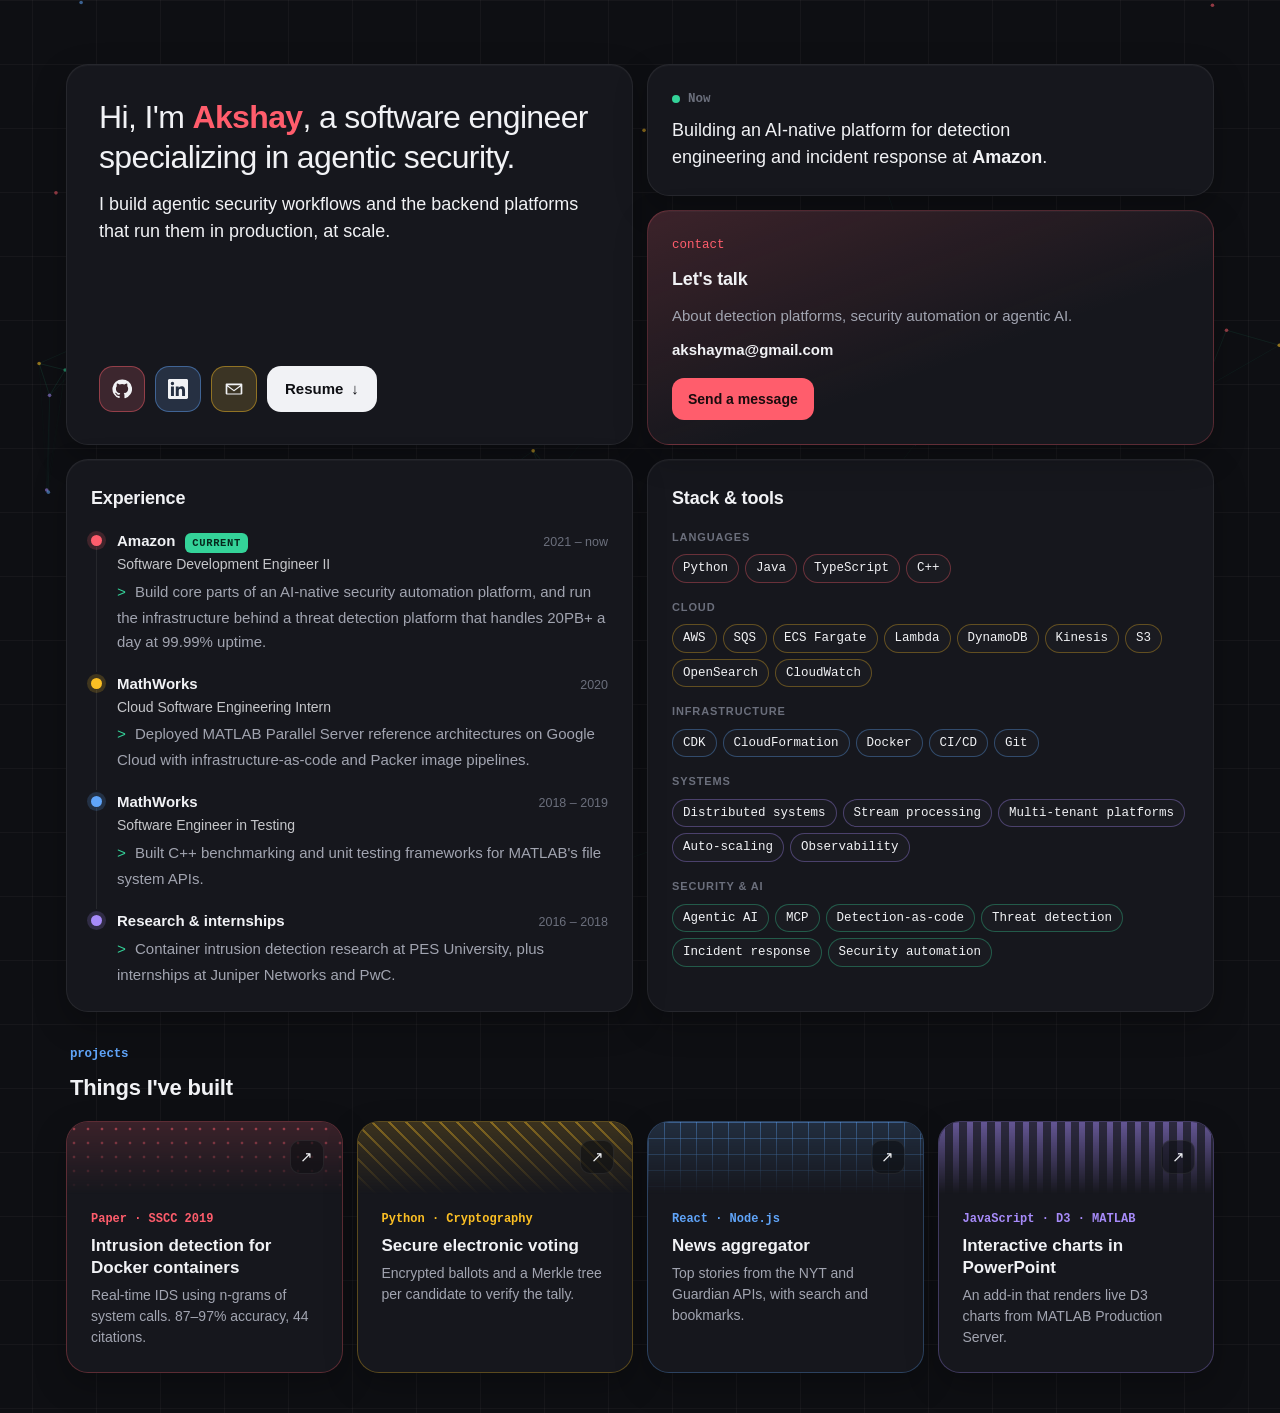
<file: site/index.html>
<!doctype html>
<html lang="en">
<head>
  <meta charset="utf-8">
  <meta name="viewport" content="width=device-width, initial-scale=1, viewport-fit=cover">
  <title>Akshay Kumar · Software Engineer, Security</title>
  <meta name="description" content="Software engineer at Amazon working on threat detection infrastructure and an AI-native platform for detection engineering and incident response.">
  <meta name="theme-color" content="#0e0f13">
  <meta property="og:type" content="profile">
  <meta property="og:title" content="Akshay Kumar · Software Engineer, Security">
  <meta property="og:description" content="Threat detection infrastructure and agentic AI for security, at Amazon.">
  <link rel="icon" href="favicon.svg" type="image/svg+xml">
  <link rel="stylesheet" href="styles.css">
  <script src="main.js" defer></script>
</head>
<body>
  <canvas class="net" id="net" aria-hidden="true"></canvas>
  <main class="bento" id="top">

    <!-- Intro -->
    <section class="tile t-intro" id="about" aria-label="About">
      <h1>Hi, I'm <strong>Akshay</strong>, a software engineer specializing in agentic security.</h1>
      <p class="lead">I build agentic security workflows and the backend platforms that run them in production, at scale.</p>
      <div class="socials">
        <a class="icon-btn c-red" href="https://github.com/droid76" rel="noopener" aria-label="GitHub">
          <svg viewBox="0 0 24 24" aria-hidden="true"><path d="M12 .5a11.5 11.5 0 0 0-3.64 22.41c.58.1.79-.25.79-.56v-2c-3.2.7-3.88-1.37-3.88-1.37-.52-1.33-1.28-1.69-1.28-1.69-1.05-.72.08-.7.08-.7 1.16.08 1.77 1.19 1.77 1.19 1.03 1.77 2.7 1.26 3.36.96.1-.75.4-1.26.73-1.55-2.55-.29-5.24-1.28-5.24-5.69 0-1.26.45-2.29 1.19-3.1-.12-.29-.52-1.46.11-3.05 0 0 .97-.31 3.17 1.18a11 11 0 0 1 5.77 0c2.2-1.49 3.17-1.18 3.17-1.18.63 1.59.23 2.76.11 3.05.74.81 1.19 1.84 1.19 3.1 0 4.42-2.7 5.4-5.26 5.68.41.36.78 1.06.78 2.14v3.17c0 .31.21.67.8.56A11.5 11.5 0 0 0 12 .5Z"/></svg>
        </a>
        <a class="icon-btn c-blue" href="https://www.linkedin.com/in/akshkumar" rel="noopener" aria-label="LinkedIn">
          <svg viewBox="0 0 24 24" aria-hidden="true"><path d="M20.45 20.45h-3.56v-5.57c0-1.33-.02-3.04-1.85-3.04-1.86 0-2.14 1.45-2.14 2.94v5.67H9.35V9h3.41v1.56h.05c.48-.9 1.64-1.85 3.37-1.85 3.6 0 4.27 2.37 4.27 5.46v6.28ZM5.34 7.43a2.06 2.06 0 1 1 0-4.13 2.06 2.06 0 0 1 0 4.13ZM7.12 20.45H3.56V9h3.56v11.45ZM22.22 0H1.77C.79 0 0 .77 0 1.73v20.54C0 23.23.79 24 1.77 24h20.45c.98 0 1.78-.77 1.78-1.73V1.73C24 .77 23.2 0 22.22 0Z"/></svg>
        </a>
        <a class="icon-btn c-amber" href="mailto:akshayma@gmail.com" aria-label="Email">
          <svg viewBox="0 0 24 24" aria-hidden="true"><path d="M3 5.5h18a1 1 0 0 1 1 1v11a1 1 0 0 1-1 1H3a1 1 0 0 1-1-1v-11a1 1 0 0 1 1-1Zm1.4 2 7.6 5.6 7.6-5.6H4.4Zm15.6 1.45-7.4 5.45a1 1 0 0 1-1.2 0L4 8.95v8.55h16V8.95Z"/></svg>
        </a>
        <a class="pill-btn" href="Akshay_Kumar_Resume.pdf" download>Resume <span aria-hidden="true">↓</span></a>
      </div>
    </section>

    <!-- Now -->
    <section class="tile t-now" aria-label="Now">
      <p class="tile-label"><span class="live" aria-hidden="true"></span>Now</p>
      <p>Building an AI-native platform for detection engineering and incident response at <strong>Amazon</strong>.</p>
    </section>

    <!-- Stack -->
    <section class="tile t-stack" id="stack" aria-labelledby="stack-title">
      <h2 id="stack-title">Stack &amp; tools</h2>
      <h3>Languages</h3>
      <ul class="tags"><li>Python</li><li>Java</li><li>TypeScript</li><li>C++</li></ul>
      <h3>Cloud</h3>
      <ul class="tags"><li>AWS</li><li>SQS</li><li>ECS Fargate</li><li>Lambda</li><li>DynamoDB</li><li>Kinesis</li><li>S3</li><li>OpenSearch</li><li>CloudWatch</li></ul>
      <h3>Infrastructure</h3>
      <ul class="tags"><li>CDK</li><li>CloudFormation</li><li>Docker</li><li>CI/CD</li><li>Git</li></ul>
      <h3>Systems</h3>
      <ul class="tags"><li>Distributed systems</li><li>Stream processing</li><li>Multi-tenant platforms</li><li>Auto-scaling</li><li>Observability</li></ul>
      <h3>Security &amp; AI</h3>
      <ul class="tags"><li>Agentic AI</li><li>MCP</li><li>Detection-as-code</li><li>Threat detection</li><li>Incident response</li><li>Security automation</li></ul>
    </section>

    <!-- Experience -->
    <section class="tile t-exp" id="experience" aria-labelledby="exp-title">
      <h2 id="exp-title">Experience</h2>
      <ol class="timeline">
        <li>
          <span class="dot c-red" aria-hidden="true"></span>
          <div>
            <p class="tl-head"><strong>Amazon</strong> <span class="badge">current</span> <span class="tl-when">2021 – now</span></p>
            <p class="tl-role">Software Development Engineer II</p>
            <p>Build core parts of an AI-native security automation platform, and run the infrastructure behind a threat detection platform that handles 20PB+ a day at 99.99% uptime.</p>
          </div>
        </li>
        <li>
          <span class="dot c-amber" aria-hidden="true"></span>
          <div>
            <p class="tl-head"><strong>MathWorks</strong> <span class="tl-when">2020</span></p>
            <p class="tl-role">Cloud Software Engineering Intern</p>
            <p>Deployed MATLAB Parallel Server reference architectures on Google Cloud with infrastructure-as-code and Packer image pipelines.</p>
          </div>
        </li>
        <li>
          <span class="dot c-blue" aria-hidden="true"></span>
          <div>
            <p class="tl-head"><strong>MathWorks</strong> <span class="tl-when">2018 – 2019</span></p>
            <p class="tl-role">Software Engineer in Testing</p>
            <p>Built C++ benchmarking and unit testing frameworks for MATLAB's file system APIs.</p>
          </div>
        </li>
        <li>
          <span class="dot c-violet" aria-hidden="true"></span>
          <div>
            <p class="tl-head"><strong>Research &amp; internships</strong> <span class="tl-when">2016 – 2018</span></p>
            <p>Container intrusion detection research at PES University, plus internships at Juniper Networks and PwC.</p>
          </div>
        </li>
      </ol>
    </section>

    <!-- Contact -->
    <section class="tile t-contact" id="contact" aria-labelledby="contact-title">
      <p class="label c-red">contact</p>
      <h2 id="contact-title">Let's talk</h2>
      <p>About detection platforms, security automation or agentic AI.</p>
      <a class="contact-email" href="mailto:akshayma@gmail.com">akshayma@gmail.com</a>
      <button class="btn" type="button" id="open-contact">Send a message</button>
    </section>

    <!-- Projects -->
    <h2 class="row-label" id="projects"><span class="label c-blue">projects</span>Things I've built</h2>
    <a class="tile t-proj p-ids" href="https://link.springer.com/chapter/10.1007/978-981-13-5826-5_26" rel="noopener">
      <span class="proj-kind">Paper · SSCC 2019</span>
      <span class="proj-title">Intrusion detection for Docker containers</span>
      <span class="proj-desc">Real-time IDS using n-grams of system calls. 87–97% accuracy, 44 citations.</span>
      <span class="arrow" aria-hidden="true">↗</span>
    </a>
    <a class="tile t-proj p-vote" href="https://github.com/droid76/Secure-Electronic-Voting-System" rel="noopener">
      <span class="proj-kind">Python · Cryptography</span>
      <span class="proj-title">Secure electronic voting</span>
      <span class="proj-desc">Encrypted ballots and a Merkle tree per candidate to verify the tally.</span>
      <span class="arrow" aria-hidden="true">↗</span>
    </a>
    <a class="tile t-proj p-news" href="https://github.com/droid76/News-Aggregator-App" rel="noopener">
      <span class="proj-kind">React · Node.js</span>
      <span class="proj-title">News aggregator</span>
      <span class="proj-desc">Top stories from the NYT and Guardian APIs, with search and bookmarks.</span>
      <span class="arrow" aria-hidden="true">↗</span>
    </a>
    <a class="tile t-proj p-ppt" href="https://github.com/droid76/Powerpoint-plug-in" rel="noopener">
      <span class="proj-kind">JavaScript · D3 · MATLAB</span>
      <span class="proj-title">Interactive charts in PowerPoint</span>
      <span class="proj-desc">An add-in that renders live D3 charts from MATLAB Production Server.</span>
      <span class="arrow" aria-hidden="true">↗</span>
    </a>

  </main>

  <dialog class="modal" id="contact-dialog" aria-labelledby="dialog-title">
    <form class="form" id="contact-form" action="https://formspree.io/f/YOUR_FORM_ID" method="POST">
      <div class="modal-head">
        <h2 id="dialog-title">Send a message</h2>
        <button class="close" type="button" id="close-contact" aria-label="Close">×</button>
      </div>
      <label class="field"><span>Name</span><input name="name" type="text" autocomplete="name" required></label>
      <label class="field"><span>Email</span><input name="email" type="email" autocomplete="email" required></label>
      <label class="field"><span>Message</span><textarea name="message" rows="5" required></textarea></label>
      <input type="text" name="_gotcha" class="hp" tabindex="-1" autocomplete="off" aria-hidden="true">
      <div class="form-foot">
        <button class="btn" type="submit">Send</button>
        <p class="form-status" role="status" aria-live="polite"></p>
      </div>
    </form>
  </dialog>
</body>
</html>
</file>
<file: site/styles.css>
:root {
  --bg: #0e0f13;
  --tile: #16171d;
  --tile-2: #1c1d24;
  --text: #a1a4b0;
  --strong: #f1f2f5;
  --faint: #6b6f7c;
  --line: rgba(255, 255, 255, 0.07);
  --red: #ff5d6c;
  --amber: #fbbf24;
  --blue: #60a5fa;
  --violet: #a78bfa;
  --green: #34d399;
  --ease-out: cubic-bezier(0.23, 1, 0.32, 1);
  --radius: 22px;
  --mono: ui-monospace, "SF Mono", SFMono-Regular, Menlo, Consolas, "Liberation Mono", monospace;
  color-scheme: dark;
}

*,
*::before,
*::after { box-sizing: border-box; }

html { -webkit-text-size-adjust: 100%; scroll-behavior: smooth; }
[id] { scroll-margin-top: 24px; }

body {
  margin: 0;
  min-height: 100dvh;
  color: var(--text);
  background-color: var(--bg);
  background-image:
    linear-gradient(rgba(255, 255, 255, 0.035) 1px, transparent 1px),
    linear-gradient(90deg, rgba(255, 255, 255, 0.035) 1px, transparent 1px);
  background-size: 64px 64px;
  background-position: center top;
  font-family: ui-sans-serif, -apple-system, BlinkMacSystemFont, "Segoe UI", Inter, Roboto, "Helvetica Neue", Arial, sans-serif;
  font-size: 15px;
  line-height: 1.6;
  -webkit-font-smoothing: antialiased;
}
::selection { background: rgba(255, 93, 108, 0.35); color: var(--strong); }
a { color: inherit; text-decoration: none; }
:focus-visible { outline: 2px solid var(--amber); outline-offset: 3px; border-radius: 8px; }

/* Color helpers: each sets --c, used by dots, buttons, stats */
.c-red { --c: var(--red); }
.c-amber { --c: var(--amber); }
.c-blue { --c: var(--blue); }
.c-violet { --c: var(--violet); }
.c-green { --c: var(--green); }

/* Grid */
.bento {
  max-width: 1180px;
  margin: 0 auto;
  position: relative; z-index: 1;
  padding: 40px 16px calc(40px + env(safe-area-inset-bottom));
  display: grid;
  gap: 14px;
  grid-template-columns: 1fr;
  grid-template-areas:
    "intro" "now" "exp" "plabel" "p1" "p2" "p3" "p4" "stack" "contact";
}
@media (min-width: 720px) {
  .bento {
    grid-template-columns: repeat(2, minmax(0, 1fr));
    grid-template-areas:
      "intro intro"
      "now   contact"
      "exp   exp"
      "plabel plabel"
      "p1    p2"
      "p3    p4"
      "stack stack";
  }
}
@media (min-width: 1080px) {
  .bento {
    padding-top: 64px;
    grid-template-columns: repeat(4, minmax(0, 1fr));
    grid-template-areas:
      "intro intro now     now"
      "intro intro contact contact"
      "exp   exp   stack   stack"
      "plabel plabel plabel plabel"
      "p1    p2    p3      p4";
  }
}
.t-intro { grid-area: intro; }
.t-now { grid-area: now; }
.t-stack { grid-area: stack; }
.t-exp { grid-area: exp; }
.t-contact { grid-area: contact; }
.row-label { grid-area: plabel; }
.p-ids { grid-area: p1; }
.p-vote { grid-area: p2; }
.p-news { grid-area: p3; }
.p-ppt { grid-area: p4; }

/* Tiles */
.tile {
  position: relative;
  background: var(--tile);
  border: 1px solid var(--line);
  border-radius: var(--radius);
  padding: 24px;
  box-shadow: 0 1px 0 rgba(255, 255, 255, 0.03) inset, 0 12px 32px rgba(0, 0, 0, 0.25);
  overflow: hidden;
}
h1, h2, h3 { margin: 0; color: var(--strong); }
h2 { font-size: 18px; font-weight: 650; letter-spacing: -0.01em; }
strong { color: var(--strong); font-weight: 600; }
.kicker, .tile-label {
  margin: 0 0 8px;
  font-size: 12px; font-weight: 600; letter-spacing: 0.08em; text-transform: uppercase;
  color: var(--faint);
  display: flex; align-items: center; gap: 8px;
}

/* Intro */
.t-intro { padding: 32px; display: flex; flex-direction: column; }
.t-intro h1 { font-size: clamp(24px, 3.2vw, 32px); line-height: 1.25; font-weight: 500; letter-spacing: -0.02em; text-wrap: balance; }
.t-intro h1 strong { font-weight: 700; color: var(--red); }
.t-intro p { margin: 16px 0 0; font-size: 16px; text-wrap: pretty; }
.t-intro .lead { margin-top: 14px; font-size: 18px; line-height: 1.5; color: var(--strong); }
.socials { display: flex; flex-wrap: wrap; align-items: center; gap: 10px; margin-top: auto; padding-top: 28px; }
.icon-btn {
  width: 46px; height: 46px;
  display: grid; place-items: center;
  border-radius: 14px;
  color: var(--strong);
  background: color-mix(in srgb, var(--c) 14%, var(--tile-2));
  border: 1px solid color-mix(in srgb, var(--c) 45%, transparent);
  -webkit-tap-highlight-color: transparent;
  transition: transform 160ms var(--ease-out), background-color 150ms ease;
}
.icon-btn svg { width: 20px; height: 20px; fill: currentColor; }
.icon-btn:active { transform: scale(0.95); }
.pill-btn {
  height: 46px; padding: 0 18px;
  display: inline-flex; align-items: center; gap: 8px;
  border-radius: 14px;
  font-weight: 600; color: var(--bg);
  background: var(--strong);
  -webkit-tap-highlight-color: transparent;
  transition: transform 160ms var(--ease-out), background-color 150ms ease;
}
.pill-btn:active { transform: scale(0.97); }
@media (hover: hover) and (pointer: fine) {
  .icon-btn:hover { background: color-mix(in srgb, var(--c) 28%, var(--tile-2)); }
  .pill-btn:hover { background: #ffffff; }
}

/* Now */
.t-now { display: flex; flex-direction: column; justify-content: center; }
.t-now p:last-child { margin: 0; color: var(--strong); font-size: 18px; line-height: 1.5; text-wrap: balance; }
.live { width: 8px; height: 8px; border-radius: 50%; background: var(--green); box-shadow: 0 0 0 0 rgba(52, 211, 153, 0.6); animation: pulse 2.4s ease-out infinite; }
@keyframes pulse { 70%, 100% { box-shadow: 0 0 0 8px rgba(52, 211, 153, 0); } }

/* Stack */
.t-stack h2 { margin-bottom: 4px; }
.t-stack h3 { margin: 16px 0 8px; font-size: 11px; font-weight: 600; letter-spacing: 0.08em; text-transform: uppercase; color: var(--faint); }
.tags { list-style: none; margin: 0; padding: 0; display: flex; flex-wrap: wrap; gap: 6px; }
.tags li { font-size: 12.5px; line-height: 1; padding: 7px 10px; border-radius: 999px; border: 1px solid var(--line); color: var(--strong); background: rgba(255, 255, 255, 0.02); }
.t-stack .tags:nth-of-type(1) li { border-color: rgba(255, 93, 108, 0.35); }
.t-stack .tags:nth-of-type(2) li { border-color: rgba(251, 191, 36, 0.32); }
.t-stack .tags:nth-of-type(3) li { border-color: rgba(96, 165, 250, 0.35); }
.t-stack .tags:nth-of-type(4) li { border-color: rgba(167, 139, 250, 0.35); }
.t-stack .tags:nth-of-type(5) li { border-color: rgba(52, 211, 153, 0.35); }

/* Experience */
.t-exp h2 { margin-bottom: 16px; }
.timeline { list-style: none; margin: 0; padding: 0; display: grid; gap: 18px; }
.timeline li { display: grid; grid-template-columns: 12px 1fr; gap: 14px; position: relative; }
.timeline li:not(:last-child)::after { content: ""; position: absolute; left: 5px; top: 18px; bottom: -18px; width: 1px; background: var(--line); }
.dot { width: 11px; height: 11px; margin-top: 6px; border-radius: 50%; background: var(--c); box-shadow: 0 0 0 4px color-mix(in srgb, var(--c) 18%, transparent); }
.tl-head { margin: 0; color: var(--strong); display: flex; flex-wrap: wrap; gap: 0 10px; align-items: baseline; }
.tl-when { margin-left: auto; font-size: 12.5px; color: var(--faint); font-variant-numeric: tabular-nums; white-space: nowrap; }
.tl-role { margin: 0; font-size: 14px; color: var(--strong); opacity: 0.8; }
.timeline p:not(.tl-head):not(.tl-role) { margin: 4px 0 0; }

/* Contact */
.t-contact { display: flex; flex-direction: column; justify-content: center; gap: 10px; background: linear-gradient(160deg, rgba(255, 93, 108, 0.16), transparent 60%), var(--tile); border-color: rgba(255, 93, 108, 0.25); }
.t-contact p { margin: 0; }
.contact-email { color: var(--strong); font-weight: 600; word-break: break-all; }
@media (hover: hover) and (pointer: fine) { .contact-email:hover { color: var(--red); } }
.btn {
  align-self: flex-start;
  min-height: 42px; padding: 0 16px; margin-top: 6px;
  font: inherit; font-weight: 600; font-size: 14px;
  color: #1a0b0d; background: var(--red);
  border: 0; border-radius: 12px; cursor: pointer;
  -webkit-tap-highlight-color: transparent;
  transition: transform 160ms var(--ease-out), background-color 150ms ease;
}
.btn:active { transform: scale(0.97); }
.btn:disabled { opacity: 0.6; cursor: default; }
@media (hover: hover) and (pointer: fine) { .btn:hover { background: #ff7884; } }

/* Projects: one color each, with a pattern */
.t-proj {
  --c: var(--blue);
  display: flex; flex-direction: column; gap: 6px;
  min-height: 210px;
  padding-top: 88px;
  border-color: color-mix(in srgb, var(--c) 30%, transparent);
  -webkit-tap-highlight-color: transparent;
  transition: transform 200ms var(--ease-out), border-color 200ms ease;
}
.t-proj::before {
  content: ""; position: absolute; inset: 0 0 auto 0; height: 72px;
  background-color: color-mix(in srgb, var(--c) 16%, var(--tile));
  -webkit-mask-image: linear-gradient(#000, transparent);
  mask-image: linear-gradient(#000, transparent);
}
.p-ids { --c: var(--red); }
.p-ids::before { background-image: radial-gradient(color-mix(in srgb, var(--c) 55%, transparent) 1.5px, transparent 1.6px); background-size: 14px 14px; }
.p-vote { --c: var(--amber); }
.p-vote::before { background-image: repeating-linear-gradient(45deg, color-mix(in srgb, var(--c) 40%, transparent) 0 2px, transparent 2px 12px); }
.p-news { --c: var(--blue); }
.p-news::before { background-image: linear-gradient(color-mix(in srgb, var(--c) 40%, transparent) 1px, transparent 1px), linear-gradient(90deg, color-mix(in srgb, var(--c) 40%, transparent) 1px, transparent 1px); background-size: 16px 16px; }
.p-ppt { --c: var(--violet); }
.p-ppt::before { background-image: repeating-linear-gradient(90deg, color-mix(in srgb, var(--c) 45%, transparent) 0 6px, transparent 6px 14px); }
.proj-kind { position: relative; font-size: 11.5px; font-weight: 600; letter-spacing: 0.06em; text-transform: uppercase; color: var(--c); }
.proj-title { position: relative; font-size: 17px; font-weight: 650; line-height: 1.3; color: var(--strong); }
.proj-desc { position: relative; font-size: 14px; line-height: 1.5; }
.arrow {
  position: absolute; top: 18px; right: 18px;
  width: 34px; height: 34px; display: grid; place-items: center;
  border-radius: 10px;
  color: var(--strong);
  background: rgba(14, 15, 19, 0.6);
  border: 1px solid var(--line);
  transition: transform 200ms var(--ease-out), background-color 150ms ease;
}
.t-proj:active { transform: scale(0.985); }
@media (hover: hover) and (pointer: fine) {
  .t-proj:hover { border-color: color-mix(in srgb, var(--c) 65%, transparent); }
  .t-proj:hover .arrow { transform: translate(2px, -2px); background: var(--c); color: var(--bg); }
}

/* Contact dialog: centered, so it scales from center */
.modal {
  width: min(480px, calc(100% - 32px));
  padding: 24px;
  color: var(--text);
  background: var(--tile);
  border: 1px solid var(--line);
  border-radius: var(--radius);
  box-shadow: 0 24px 64px rgba(0, 0, 0, 0.5);
  opacity: 1; transform: scale(1);
  transition: opacity 220ms var(--ease-out), transform 220ms var(--ease-out), overlay 220ms allow-discrete, display 220ms allow-discrete;
}
.modal:not([open]) { opacity: 0; transform: scale(0.96); transition-duration: 160ms; }
@starting-style { .modal[open] { opacity: 0; transform: scale(0.96); } }
.modal::backdrop { background: rgba(5, 6, 9, 0.6); -webkit-backdrop-filter: blur(4px); backdrop-filter: blur(4px); }
.modal-head { display: flex; justify-content: space-between; align-items: center; }
.close { width: 36px; height: 36px; border-radius: 10px; border: 1px solid var(--line); background: transparent; color: var(--strong); font-size: 20px; line-height: 1; cursor: pointer; }
.form { display: grid; gap: 14px; }
.field { display: grid; gap: 6px; }
.field > span { font-size: 13px; font-weight: 600; color: var(--strong); }
input, textarea {
  width: 100%; font: inherit; font-size: 16px; color: var(--strong);
  background: var(--tile-2); border: 1px solid var(--line); border-radius: 12px; padding: 11px 12px;
  transition: border-color 150ms ease;
}
textarea { resize: vertical; min-height: 120px; }
input:focus, textarea:focus { outline: none; border-color: rgba(255, 93, 108, 0.6); }
.hp { position: absolute; left: -10000px; width: 1px; height: 1px; opacity: 0; }
.form-foot { display: flex; flex-wrap: wrap; align-items: center; gap: 14px; }
.form-foot .btn { margin-top: 0; }
.form-status { margin: 0; font-size: 14px; }
.form-status[data-state="ok"] { color: var(--green); }
.form-status[data-state="error"] { color: #fca5a5; }

/* First-visit entrance: tiles rise as one wave, intro leads */
@keyframes rise { from { opacity: 0; transform: translateY(10px); } }
.tile { animation: rise 560ms var(--ease-out) both; }
.t-intro { animation-delay: 0ms; }
.t-now, .t-contact { animation-delay: 70ms; }
.t-stack { animation-delay: 120ms; }
.t-exp { animation-delay: 160ms; }
.t-proj { animation-delay: 190ms; }

@media (prefers-reduced-motion: reduce) {
  .tile { animation: fade 200ms ease both; }
  .live { animation: none; }
  .modal, .modal:not([open]) { transform: none; }
  .icon-btn:active, .pill-btn:active, .btn:active, .t-proj:active { transform: none; }
}
@keyframes fade { from { opacity: 0; } }

/* ---------- Terminal touches ---------- */
.net { position: fixed; inset: 0; width: 100%; height: 100%; z-index: 0; pointer-events: none; }

.label { margin: 0 0 6px; font-family: var(--mono); font-size: 12.5px; color: var(--c); }
.tile-label { font-family: var(--mono); text-transform: none; letter-spacing: 0; font-size: 12.5px; }

.row-label { display: flex; flex-direction: column; margin: 18px 4px 2px; font-size: 22px; font-weight: 650; letter-spacing: -0.01em; color: var(--strong); }

.badge { font-family: var(--mono); font-size: 10.5px; font-weight: 700; text-transform: uppercase; letter-spacing: 0.06em; padding: 2px 7px; border-radius: 6px; color: #06281c; background: var(--green); }
.timeline p:not(.tl-head):not(.tl-role)::before { content: "> "; font-family: var(--mono); color: var(--green); }

.tags li, .proj-kind { font-family: var(--mono); }
.proj-kind { letter-spacing: 0; text-transform: none; font-size: 12px; }

@media (prefers-reduced-motion: reduce) {
  html { scroll-behavior: auto; }
}

/* 404 page */
.notfound { grid-template-areas: none; grid-template-columns: 1fr; max-width: 560px; min-height: 100dvh; align-content: center; }
.t-404 { padding: 32px; }
.t-404 h1 { font-size: clamp(26px, 4vw, 34px); line-height: 1.2; letter-spacing: -0.02em; }
.t-404 p:not(.label) { margin: 12px 0 24px; font-size: 16px; }
.t-404 .label { font-size: 14px; }
</file>
